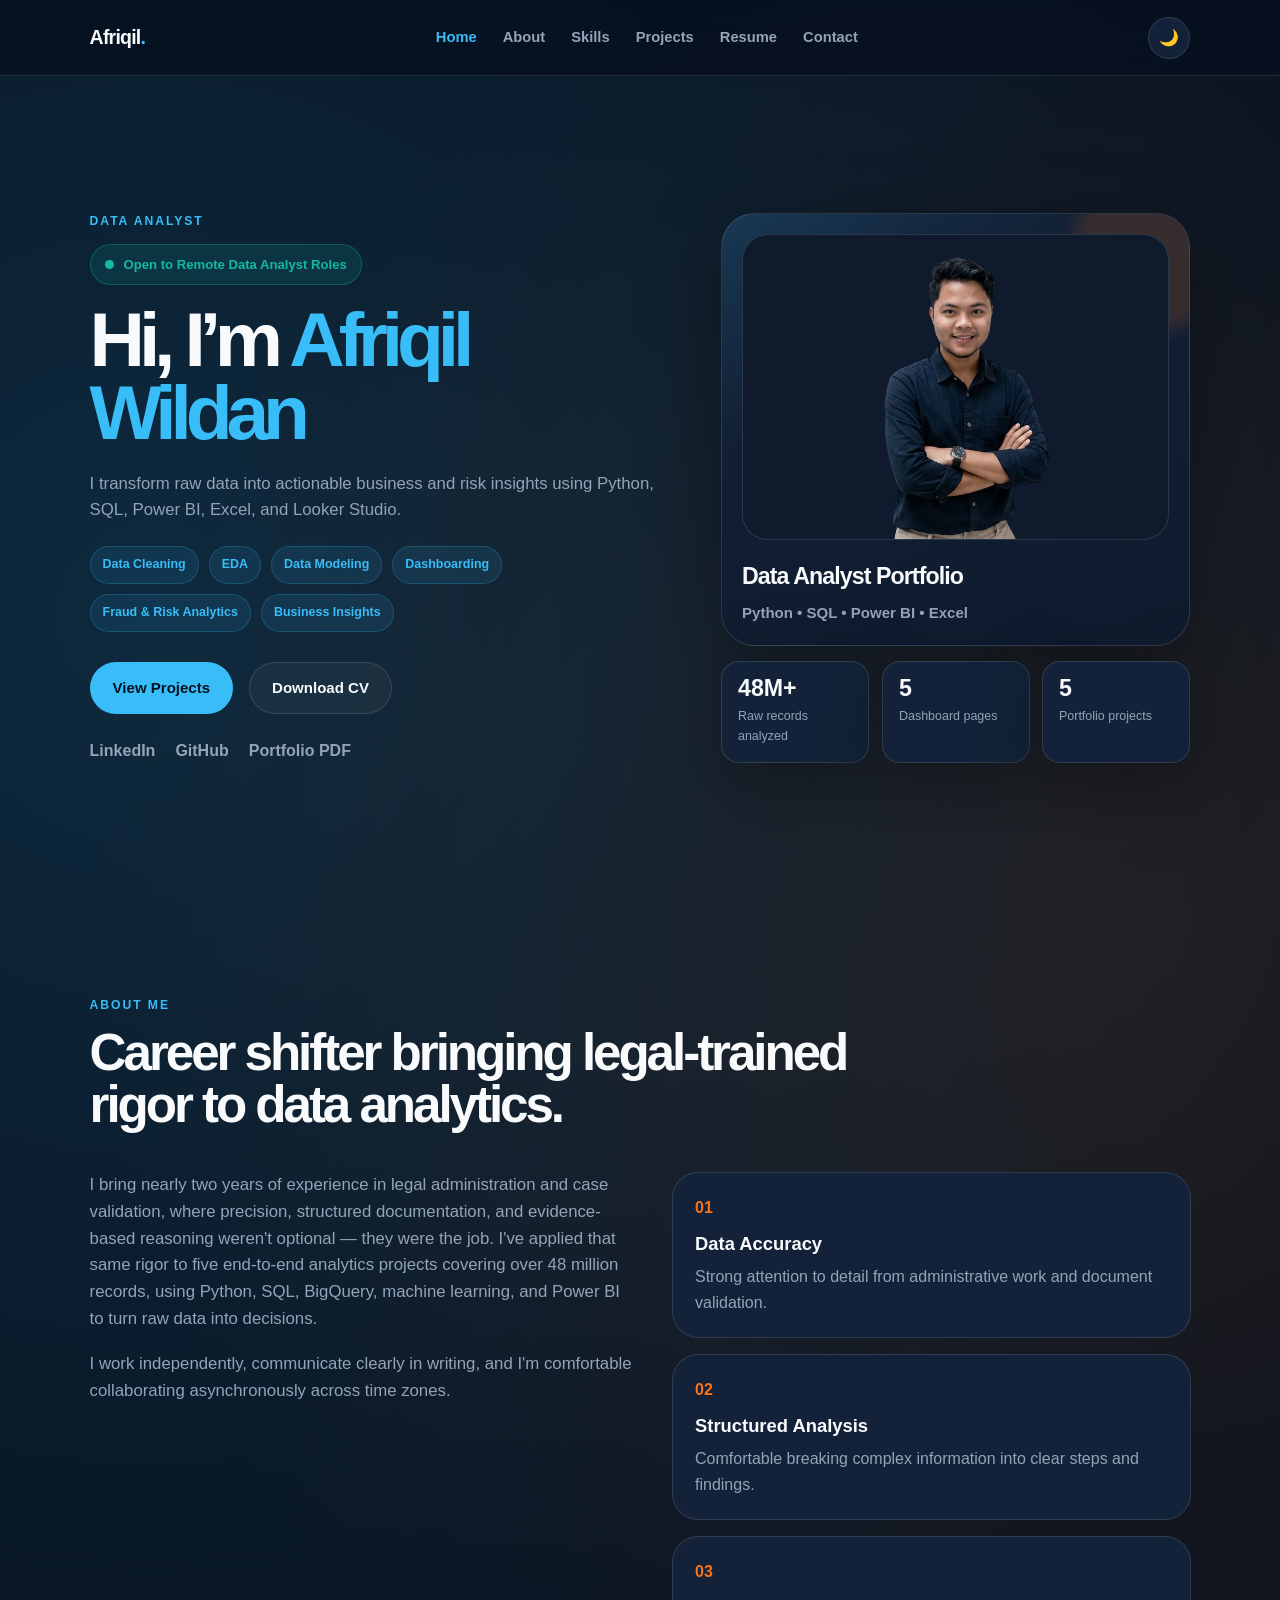
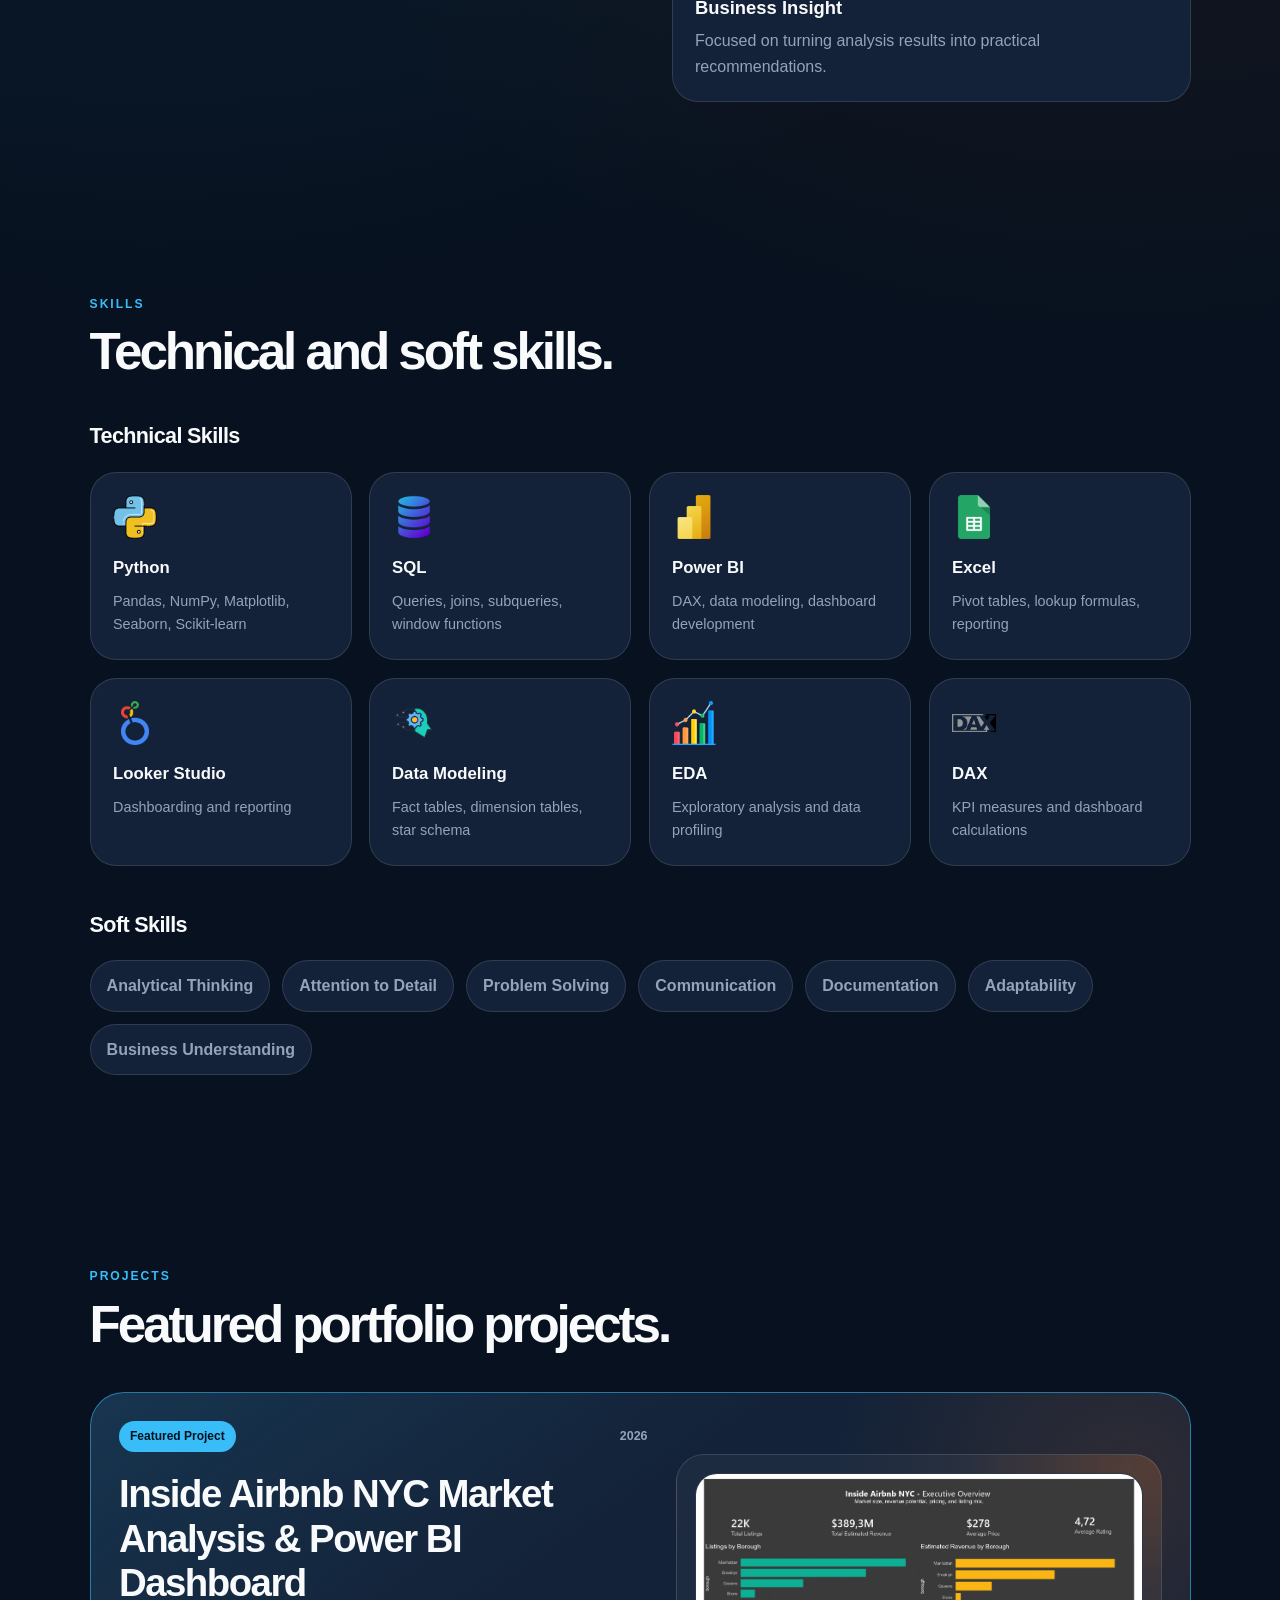
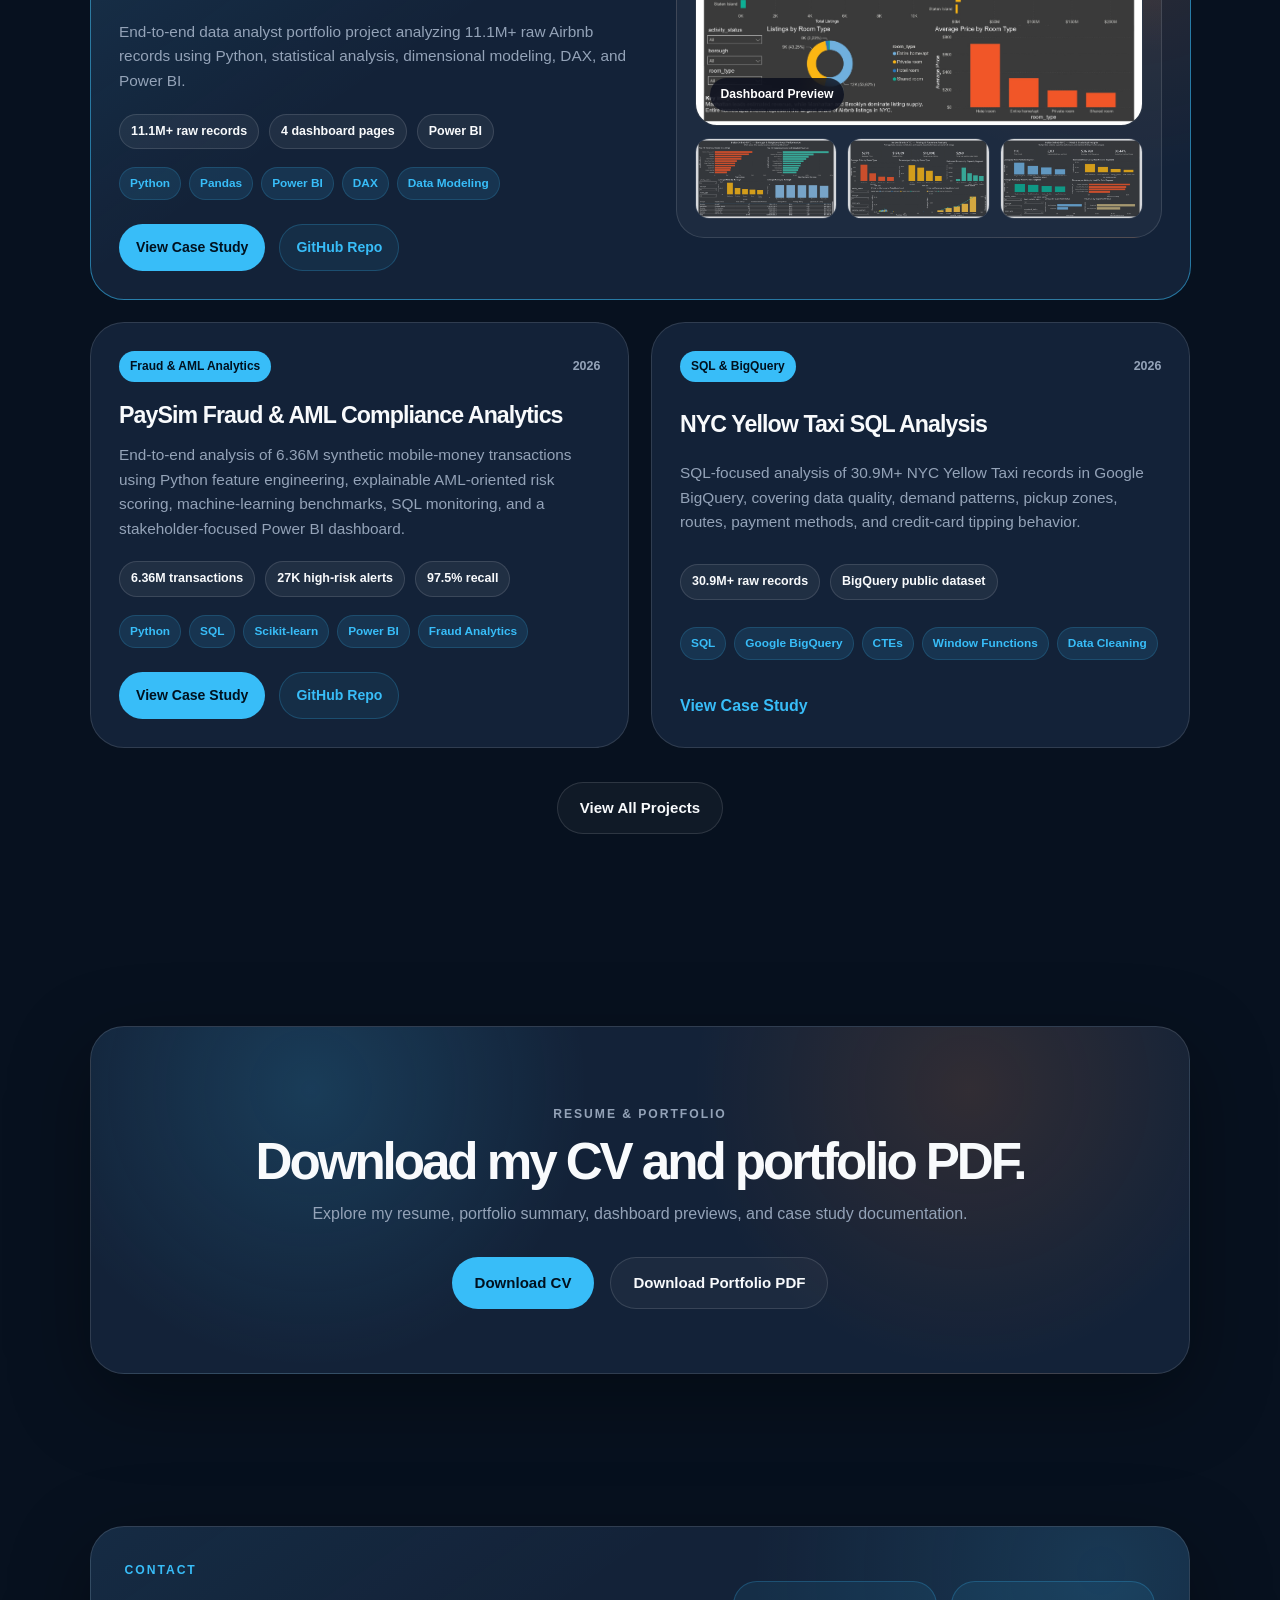
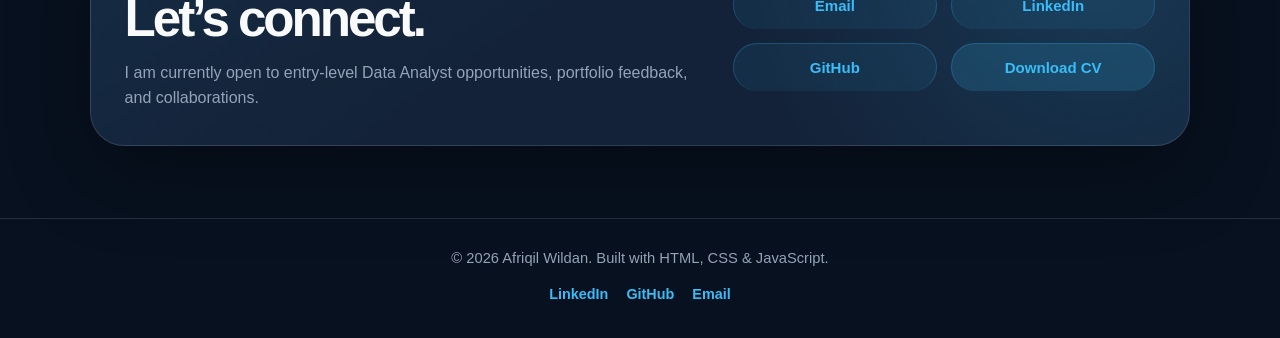
<file: index.html>
<!DOCTYPE html>
<html lang="en" data-theme="dark">
<head>
    <meta charset="UTF-8" />
    <meta name="viewport" content="width=device-width, initial-scale=1.0" />

    <!-- Primary Meta Tags -->
<title>Afriqil Wildan | Data Analyst Portfolio</title>
<meta name="title" content="Afriqil Wildan | Data Analyst Portfolio">
<meta name="description" content="Personal data analyst portfolio showcasing Python, SQL, Power BI, fraud and risk analytics, dashboards, case studies, and end-to-end analytics projects.">

<!-- Open Graph / Facebook / LinkedIn / WhatsApp -->
<meta property="og:type" content="website">
<meta property="og:url" content="https://afriqil.github.io/afriqil-portofolio/">
<meta property="og:title" content="Afriqil Wildan | Data Analyst Portfolio">
<meta property="og:description" content="Explore my data analyst portfolio featuring Python, SQL, Power BI, fraud and risk analytics, dashboards, case studies, and end-to-end analytics projects.">
<meta property="og:image" content="https://afriqil.github.io/afriqil-portofolio/assets/og-image.png">
<meta property="og:image:width" content="1200">
<meta property="og:image:height" content="630">

<!-- Twitter / X -->
<meta name="twitter:card" content="summary_large_image">
<meta name="twitter:url" content="https://afriqil.github.io/afriqil-portofolio/">
<meta name="twitter:title" content="Afriqil Wildan | Data Analyst Portfolio">
<meta name="twitter:description" content="Explore my data analyst portfolio featuring Python, SQL, Power BI, fraud and risk analytics, dashboards, case studies, and end-to-end analytics projects.">
<meta name="twitter:image" content="https://afriqil.github.io/afriqil-portofolio/assets/og-image.png">

<link rel="icon" href="assets/favicon.ico">
<link rel="icon" type="image/png" sizes="32x32" href="assets/favicon-32x32.png">
<link rel="icon" type="image/png" sizes="16x16" href="assets/favicon-16x16.png">
<link rel="apple-touch-icon" href="assets/apple-touch-icon.png">
<link rel="manifest" href="assets/site.webmanifest">
<meta name="theme-color" content="#07111f">

    <link rel="stylesheet" href="style.css" />
</head>

<body>

    <!-- NAVBAR -->
    <header class="navbar">
        <a href="index.html" class="nav-logo">
            Afriqil<span>.</span>
        </a>

        <nav class="nav-menu" id="navMenu">
            <a href="#home" class="nav-link active">Home</a>
            <a href="#about" class="nav-link">About</a>
            <a href="#skills" class="nav-link">Skills</a>
            <a href="projects.html" class="nav-link">Projects</a>
            <a href="#resume" class="nav-link">Resume</a>
            <a href="#contact" class="nav-link">Contact</a>
        </nav>

        <div class="nav-actions">
            <button class="theme-toggle" id="themeToggle" aria-label="Toggle dark and light mode">
                <span id="themeIcon">🌙</span>
            </button>

            <button class="menu-toggle" id="menuToggle" aria-label="Open navigation menu">
                <span></span>
                <span></span>
                <span></span>
            </button>
        </div>
    </header>


    <main>

        <!-- HERO SECTION -->
        <section class="hero section" id="home">
            <div class="hero-content reveal">
                <p class="section-label">Data Analyst</p>
                <div class="availability-badge">
    <span></span>
    Open to Remote Data Analyst Roles
</div>

                <h1>
                    Hi, I’m <span>Afriqil Wildan</span>
                </h1>

                <p class="hero-subtitle">
                    I transform raw data into actionable business and risk insights using Python, SQL, Power BI, Excel, and Looker Studio.
                </p>

                <div class="core-strengths">
    <span>Data Cleaning</span>
    <span>EDA</span>
    <span>Data Modeling</span>
    <span>Dashboarding</span>
    <span>Fraud & Risk Analytics</span>
    <span>Business Insights</span>
</div>

                <div class="hero-actions">
                    <a href="projects.html" class="btn btn-primary">View Projects</a>
                    <a href="assets/CV_Afriqil_Wildan.pdf" target="_blank" class="btn btn-secondary">Download CV</a>
                </div>

                <div class="hero-links">
                    <a href="https://www.linkedin.com/in/afriqil-wildan-b7bbb6221/" target="_blank">LinkedIn</a>
                    <a href="https://github.com/afriqil" target="_blank">GitHub</a>
                    <a href="assets/Portofolio_Afriqil_Wildan.pdf" target="_blank">Portfolio PDF</a>
                </div>
                
            </div>

            <div class="hero-visual reveal">
                <div class="profile-card">
                    <div class="profile-image-wrapper">
                        <img src="assets/afriqil.png" alt="Afriqil Wildan profile photo" class="profile-image" />
                    </div>

                    <div class="profile-info">
                        <h2>Data Analyst Portfolio</h2>
                        <p>Python • SQL • Power BI • Excel</p>
                    </div>
                </div>

                <div class="hero-metrics">
                    <div class="metric-card">
                        <h3><span class="counter" data-target="48">0</span>M+</h3>
                        <p>Raw records analyzed</p>
                    </div>

                    <div class="metric-card">
                        <h3><span class="counter" data-target="5">0</span></h3>
                        <p>Dashboard pages</p>
                    </div>

                    <div class="metric-card">
                        <h3><span class="counter" data-target="5">0</span></h3>
                        <p>Portfolio projects</p>
                    </div>
                </div>
            </div>
        </section>


        <!-- ABOUT SECTION -->
        <section class="section about" id="about">
            <div class="section-heading reveal">
                <p class="section-label">About Me</p>
                <h2>Career shifter bringing legal-trained rigor to data analytics.</h2>
            </div>

            <div class="about-grid">
                <div class="about-text reveal">
                    <p>
                        I bring nearly two years of experience in legal administration and case validation, where precision, structured documentation, and evidence-based reasoning weren't optional — they were the job. I've applied that same rigor to five end-to-end analytics projects covering over 48 million records, using Python, SQL, BigQuery, machine learning, and Power BI to turn raw data into decisions.
                    </p>

                    <p>
                        I work independently, communicate clearly in writing, and I'm comfortable collaborating asynchronously across time zones.
                    </p>
                </div>

                <div class="about-cards reveal">
                    <div class="about-card">
                        <span>01</span>
                        <h3>Data Accuracy</h3>
                        <p>Strong attention to detail from administrative work and document validation.</p>
                    </div>

                    <div class="about-card">
                        <span>02</span>
                        <h3>Structured Analysis</h3>
                        <p>Comfortable breaking complex information into clear steps and findings.</p>
                    </div>

                    <div class="about-card">
                        <span>03</span>
                        <h3>Business Insight</h3>
                        <p>Focused on turning analysis results into practical recommendations.</p>
                    </div>
                </div>
            </div>
        </section>


        <!-- SKILLS SECTION -->
        <section class="section skills" id="skills">
            <div class="section-heading reveal">
                <p class="section-label">Skills</p>
                <h2>Technical and soft skills.</h2>
            </div>

            <div class="skills-layout">

                <div class="skills-block reveal">
                    <h3 class="skills-title">Technical Skills</h3>

                    <div class="technical-grid">
                        <article class="technical-card">
                            <img src="assets/logos/python.png" alt="Python logo" />
                            <h4>Python</h4>
                            <p>Pandas, NumPy, Matplotlib, Seaborn, Scikit-learn</p>
                        </article>

                        <article class="technical-card">
                            <img src="assets/logos/database.png" alt="SQL logo" />
                            <h4>SQL</h4>
                            <p>Queries, joins, subqueries, window functions</p>
                        </article>

                        <article class="technical-card">
                            <img src="assets/logos/powerbi.png" alt="Power BI logo" />
                            <h4>Power BI</h4>
                            <p>DAX, data modeling, dashboard development</p>
                        </article>

                        <article class="technical-card">
                            <img src="assets/logos/sheets.png" alt="Excel logo" />
                            <h4>Excel</h4>
                            <p>Pivot tables, lookup formulas, reporting</p>
                        </article>

                        <article class="technical-card">
                            <img src="assets/logos/google-looker-seeklogo.png" alt="Looker Studio logo" />
                            <h4>Looker Studio</h4>
                            <p>Dashboarding and reporting</p>
                        </article>

                        <article class="technical-card no-logo">
                            <img src="assets/logos/machine-learning.png" alt="Data Modeling logo" />
                            <h4>Data Modeling</h4>
                            <p>Fact tables, dimension tables, star schema</p>
                        </article>

                        <article class="technical-card no-logo">
                            <img src="assets/logos/analysis.png" alt="EDA logo" />
                            <h4>EDA</h4>
                            <p>Exploratory analysis and data profiling</p>
                        </article>

                        <article class="technical-card no-logo">
                            <img src="assets/logos/dax-seeklogo.png" alt="DAX logo" />
                            <h4>DAX</h4>
                            <p>KPI measures and dashboard calculations</p>
                        </article>
                    </div>
                </div>

                <div class="skills-block reveal">
                    <h3 class="skills-title">Soft Skills</h3>

                    <div class="soft-grid">
                        <div class="soft-card">Analytical Thinking</div>
                        <div class="soft-card">Attention to Detail</div>
                        <div class="soft-card">Problem Solving</div>
                        <div class="soft-card">Communication</div>
                        <div class="soft-card">Documentation</div>
                        <div class="soft-card">Adaptability</div>
                        <div class="soft-card">Business Understanding</div>
                    </div>
                </div>

            </div>
        </section>


        <!-- PROJECTS SECTION -->
        <section class="section projects" id="projects">
            <div class="section-heading reveal">
                <p class="section-label">Projects</p>
                <h2>Featured portfolio projects.</h2>
            </div>

            <div class="projects-grid">

                
                <article class="project-card project-featured reveal">
    <div class="project-content">
        <div class="project-header">
            <span class="project-badge">Featured Project</span>
            <span class="project-year">2026</span>
        </div>

        <h3>Inside Airbnb NYC Market Analysis & Power BI Dashboard</h3>

        <p>
            End-to-end data analyst portfolio project analyzing 11.1M+ raw Airbnb records using Python, statistical analysis, dimensional modeling, DAX, and Power BI.
        </p>

        <div class="project-meta">
            <span>11.1M+ raw records</span>
            <span>4 dashboard pages</span>
            <span>Power BI</span>
        </div>

        <div class="project-stack">
            <span>Python</span>
            <span>Pandas</span>
            <span>Power BI</span>
            <span>DAX</span>
            <span>Data Modeling</span>
        </div>

        <div class="project-actions">
    <a href="project-airbnb.html" class="project-link primary-link">View Case Study</a>
    <a href="https://github.com/afriqil/Inside-Airbnb-Newyork" target="_blank" rel="noopener noreferrer" class="project-link secondary-link">GitHub Repo</a>
</div>
    </div>

    <div class="project-preview">
        <div class="preview-main">
            <img src="assets/01_executive_overview.png" alt="Inside Airbnb NYC executive overview dashboard">
            <span class="preview-label">Dashboard Preview</span>
        </div>

        <div class="preview-thumbs">
            <img src="assets/02_borough_neighbourhood.png" alt="Borough and neighbourhood dashboard preview">
            <img src="assets/03_pricing_revenue.png" alt="Pricing and revenue dashboard preview">
            <img src="assets/04_host_statistical_insights.png" alt="Host and statistical insights dashboard preview">
        </div>
    </div>
</article>

                <article class="project-card reveal">
                    <div class="project-header">
                        <span class="project-badge">Fraud & AML Analytics</span>
                        <span class="project-year">2026</span>
                    </div>

                    <h3>PaySim Fraud & AML Compliance Analytics</h3>

                    <p>
                        End-to-end analysis of 6.36M synthetic mobile-money transactions using Python feature engineering, explainable AML-oriented risk scoring, machine-learning benchmarks, SQL monitoring, and a stakeholder-focused Power BI dashboard.
                    </p>

                    <div class="project-meta">
                        <span>6.36M transactions</span>
                        <span>27K high-risk alerts</span>
                        <span>97.5% recall</span>
                    </div>

                    <div class="project-stack">
                        <span>Python</span>
                        <span>SQL</span>
                        <span>Scikit-learn</span>
                        <span>Power BI</span>
                        <span>Fraud Analytics</span>
                    </div>

                    <div class="project-actions">
                        <a href="project-paysim.html" class="project-link primary-link">View Case Study</a>
                        <a href="https://github.com/afriqil/paysim-fraud-compliance"
                           target="_blank"
                           rel="noopener noreferrer"
                           class="project-link secondary-link">GitHub Repo</a>
                    </div>
                </article>

                <article class="project-card reveal">
                    <div class="project-header">
                        <span class="project-badge">SQL & BigQuery</span>
                        <span class="project-year">2026</span>
                    </div>

                    <h3>NYC Yellow Taxi SQL Analysis</h3>

                    <p>
                        SQL-focused analysis of 30.9M+ NYC Yellow Taxi records in Google BigQuery, covering data quality, demand patterns, pickup zones, routes, payment methods, and credit-card tipping behavior.
                    </p>

                    <div class="project-meta">
                        <span>30.9M+ raw records</span>
                        <span>BigQuery public dataset</span>
                    </div>

                    <div class="project-stack">
                        <span>SQL</span>
                        <span>Google BigQuery</span>
                        <span>CTEs</span>
                        <span>Window Functions</span>
                        <span>Data Cleaning</span>
                    </div>

                    <a href="project-taxi.html" class="project-link">View Case Study</a>
                </article>

                            </div>

            <div class="projects-cta reveal">
                <a href="projects.html" class="btn btn-secondary">View All Projects</a>
            </div>
        </section>

        <!-- RESUME SECTION -->
        <section class="section resume" id="resume">
            <div class="resume-card reveal">
                <p class="section-label">Resume & Portfolio</p>
                <h2>Download my CV and portfolio PDF.</h2>
                <p>
                    Explore my resume, portfolio summary, dashboard previews, and case study documentation.
                </p>

                <div class="resume-actions">
                    <a href="assets/CV_Afriqil_Wildan.pdf" target="_blank" class="btn btn-primary">Download CV</a>
                    <a href="assets/Portofolio_Afriqil_Wildan.pdf" target="_blank" class="btn btn-secondary">Download Portfolio PDF</a>
                </div>
            </div>
        </section>


        <!-- CONTACT SECTION -->
      <section class="section contact" id="contact">
    <div class="contact-card reveal">
        <div>
            <p class="section-label">Contact</p>
            <h2>Let’s connect.</h2>
            <p class="contact-text">
                I am currently open to entry-level Data Analyst opportunities, portfolio feedback, and collaborations.
            </p>
        </div>

        <div class="contact-links">
            <a href="mailto:wildanafriqil09@gmail.com">Email</a>
            <a href="https://www.linkedin.com/in/afriqil-wildan-b7bbb6221/" target="_blank">LinkedIn</a>
            <a href="https://github.com/afriqil" target="_blank">GitHub</a>
            <a href="assets/CV_Afriqil_Wildan.pdf" target="_blank">Download CV</a>
        </div>
    </div>
</section>

    </main>


    <!-- FOOTER -->
    <footer class="footer">
    <p>© 2026 Afriqil Wildan. Built with HTML, CSS & JavaScript.</p>

    <div class="footer-links">
        <a href="https://www.linkedin.com/in/afriqil-wildan-b7bbb6221/" target="_blank">LinkedIn</a>
        <a href="https://github.com/afriqil" target="_blank">GitHub</a>
        <a href="mailto:wildanafriqil09@gmail.com">Email</a>
    </div>
</footer>


    <script src="script.js"></script>
</body>
</html>
</file>
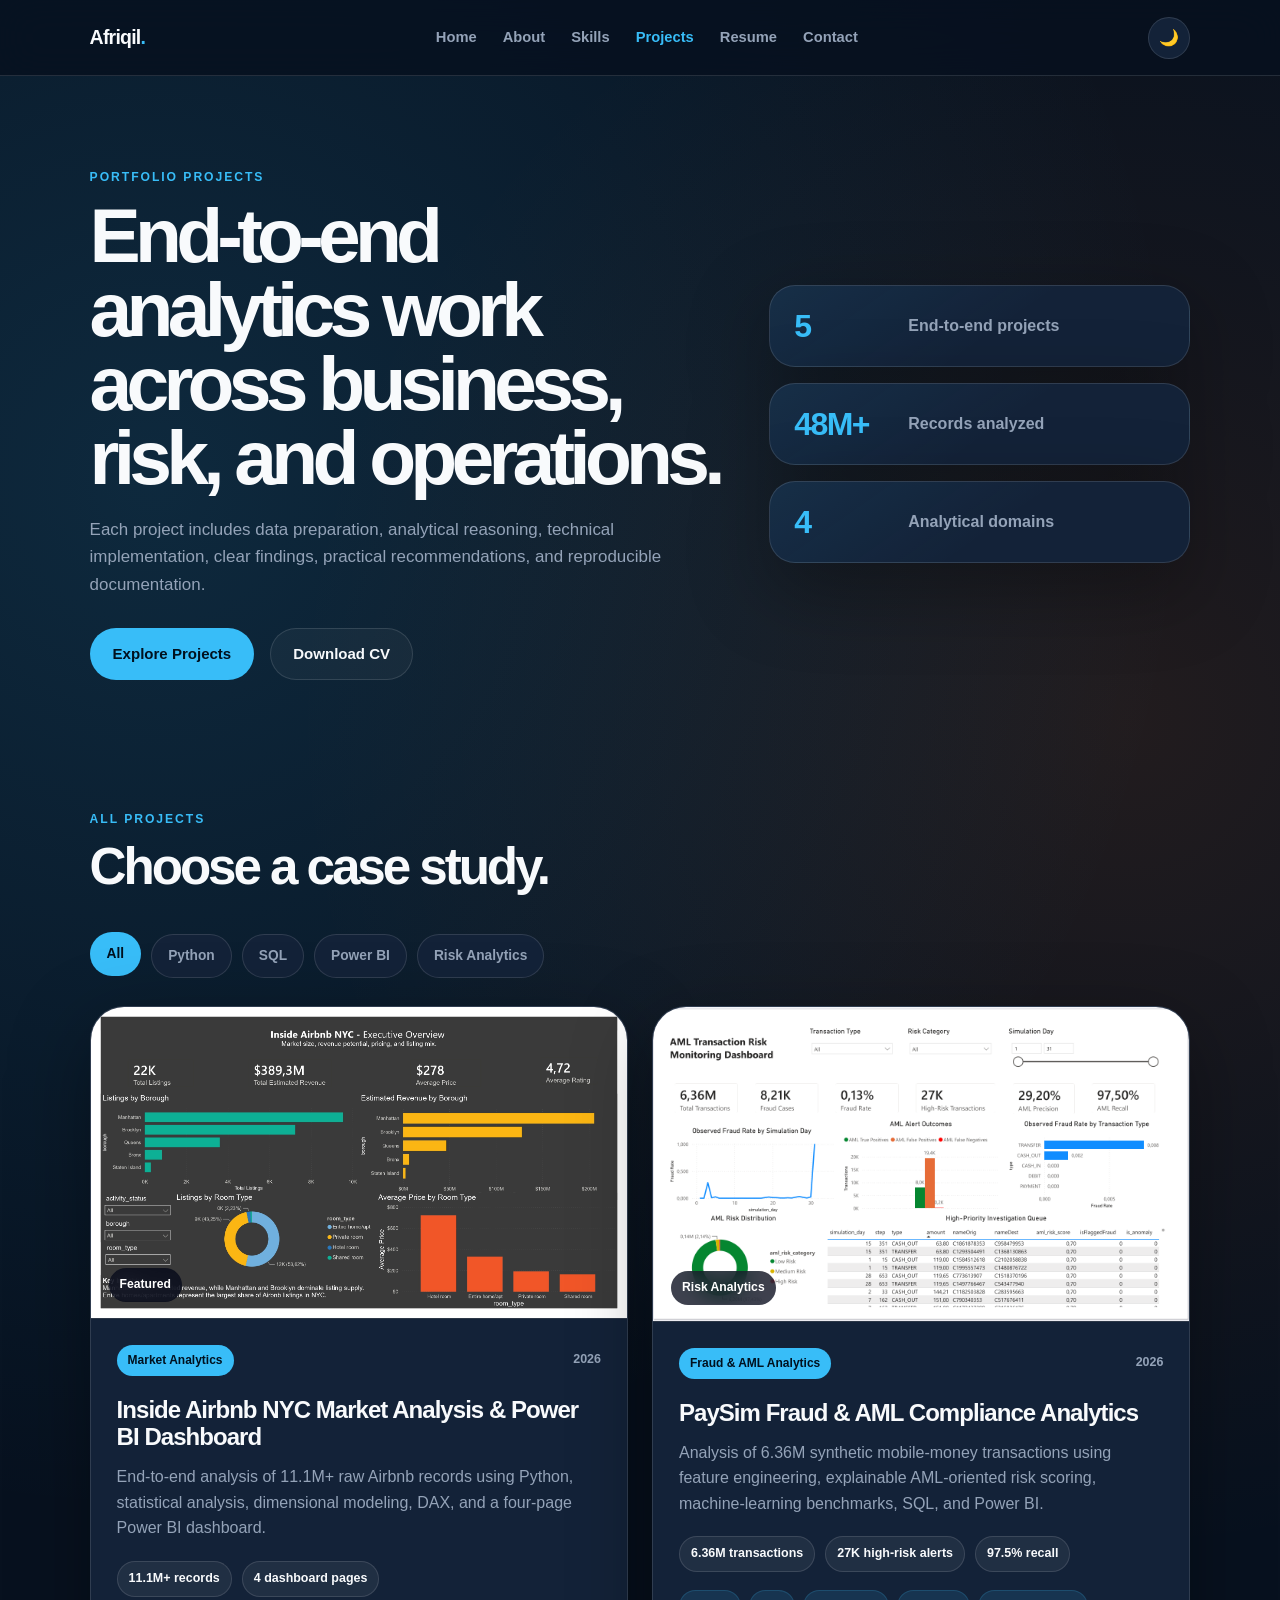
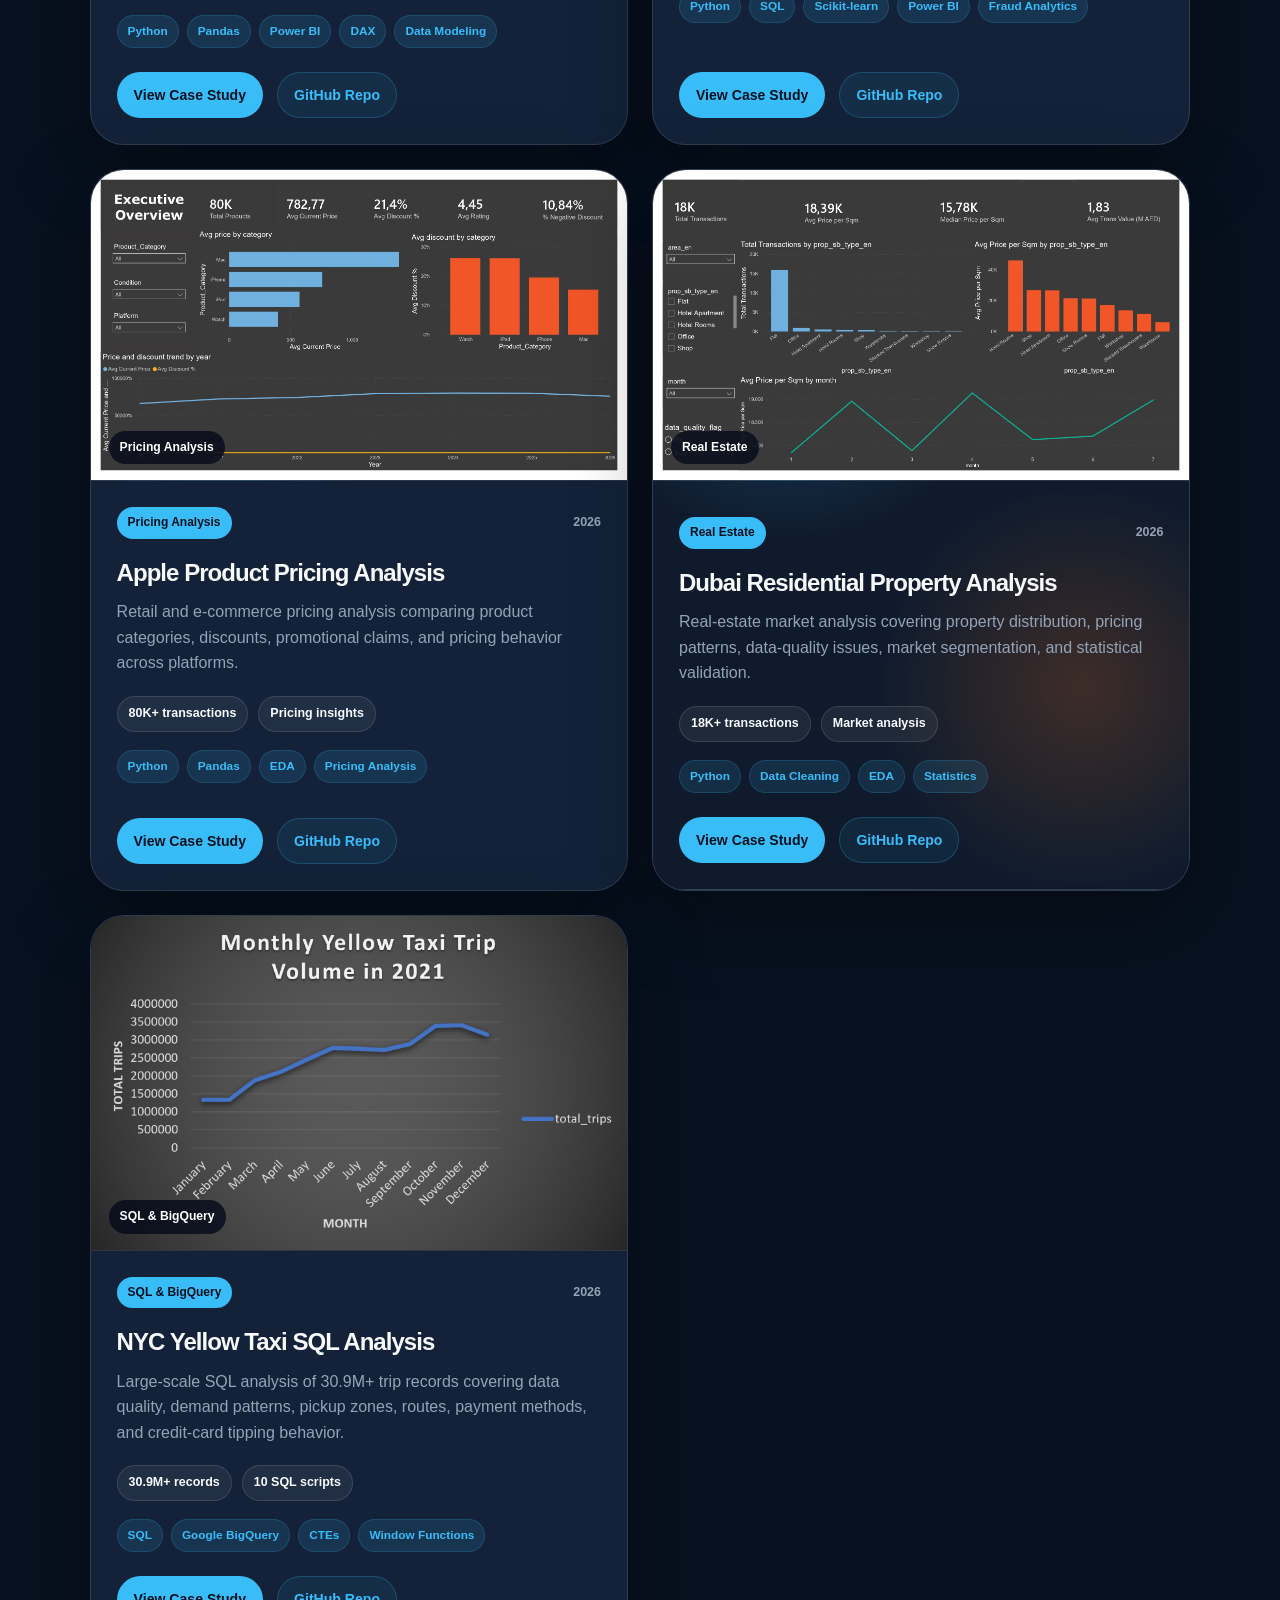
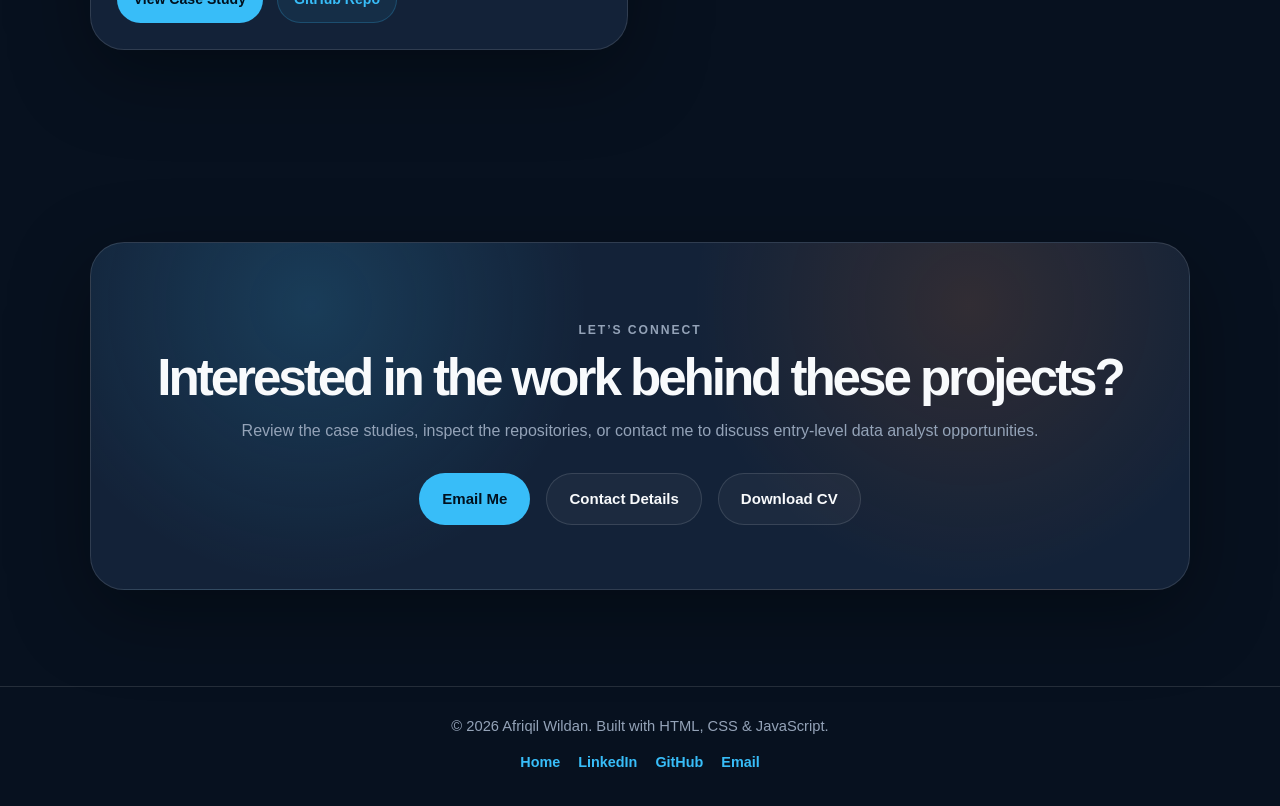
<file: projects.html>
<!DOCTYPE html>
<html lang="en" data-theme="dark">
<head>
    <meta charset="UTF-8" />
    <meta name="viewport" content="width=device-width, initial-scale=1.0" />

    <title>Projects | Afriqil Wildan Data Analyst Portfolio</title>
    <meta name="title" content="Projects | Afriqil Wildan Data Analyst Portfolio" />
    <meta name="description" content="Explore Afriqil Wildan's end-to-end data analytics projects across Python, SQL, BigQuery, Power BI, fraud analytics, pricing, and real estate." />

    <meta property="og:type" content="website" />
    <meta property="og:url" content="https://afriqil.github.io/afriqil-portofolio/projects.html" />
    <meta property="og:title" content="Projects | Afriqil Wildan Data Analyst Portfolio" />
    <meta property="og:description" content="Explore end-to-end data analytics projects covering Python, SQL, Power BI, fraud analytics, pricing, and real estate." />
    <meta property="og:image" content="https://afriqil.github.io/afriqil-portofolio/assets/og-image.png" />

    <meta name="twitter:card" content="summary_large_image" />
    <meta name="twitter:title" content="Projects | Afriqil Wildan Data Analyst Portfolio" />
    <meta name="twitter:description" content="Explore end-to-end data analytics projects covering Python, SQL, Power BI, fraud analytics, pricing, and real estate." />
    <meta name="twitter:image" content="https://afriqil.github.io/afriqil-portofolio/assets/og-image.png" />

    <link rel="icon" href="assets/favicon.ico" />
    <link rel="icon" type="image/png" sizes="32x32" href="assets/favicon-32x32.png" />
    <link rel="icon" type="image/png" sizes="16x16" href="assets/favicon-16x16.png" />
    <link rel="apple-touch-icon" href="assets/apple-touch-icon.png" />
    <link rel="manifest" href="assets/site.webmanifest" />
    <meta name="theme-color" content="#07111f" />

    <link rel="stylesheet" href="style.css" />
</head>

<body>
    <header class="navbar">
        <a href="index.html" class="nav-logo">Afriqil<span>.</span></a>

        <nav class="nav-menu" id="navMenu">
            <a href="index.html" class="nav-link">Home</a>
            <a href="index.html#about" class="nav-link">About</a>
            <a href="index.html#skills" class="nav-link">Skills</a>
            <a href="projects.html" class="nav-link active">Projects</a>
            <a href="index.html#resume" class="nav-link">Resume</a>
            <a href="index.html#contact" class="nav-link">Contact</a>
        </nav>

        <div class="nav-actions">
            <button class="theme-toggle" id="themeToggle" aria-label="Toggle dark and light mode">
                <span id="themeIcon">🌙</span>
            </button>

            <button class="menu-toggle" id="menuToggle" aria-label="Open navigation menu">
                <span></span>
                <span></span>
                <span></span>
            </button>
        </div>
    </header>

    <main>
        <section class="section projects-page-hero">
            <div class="projects-page-copy reveal">
                <p class="section-label">Portfolio Projects</p>
                <h1>End-to-end analytics work across business, risk, and operations.</h1>
                <p>
                    Each project includes data preparation, analytical reasoning, technical implementation,
                    clear findings, practical recommendations, and reproducible documentation.
                </p>

                <div class="hero-actions">
                    <a href="#all-projects" class="btn btn-primary">Explore Projects</a>
                    <a href="assets/CV_Afriqil_Wildan.pdf" target="_blank" class="btn btn-secondary">Download CV</a>
                </div>
            </div>

            <div class="projects-page-stats reveal" aria-label="Portfolio statistics">
                <div class="project-stat-card">
                    <strong>5</strong>
                    <span>End-to-end projects</span>
                </div>
                <div class="project-stat-card">
                    <strong>48M+</strong>
                    <span>Records analyzed</span>
                </div>
                <div class="project-stat-card">
                    <strong>4</strong>
                    <span>Analytical domains</span>
                </div>
            </div>
        </section>

        <section class="section all-projects-section" id="all-projects">
            <div class="section-heading reveal">
                <p class="section-label">All Projects</p>
                <h2>Choose a case study.</h2>
            </div>

            <div class="project-filter-bar reveal" aria-label="Filter projects by category">
                <button class="project-filter active" type="button" data-filter="all">All</button>
                <button class="project-filter" type="button" data-filter="python">Python</button>
                <button class="project-filter" type="button" data-filter="sql">SQL</button>
                <button class="project-filter" type="button" data-filter="power-bi">Power BI</button>
                <button class="project-filter" type="button" data-filter="risk">Risk Analytics</button>
            </div>

            <div class="all-projects-grid">
                <article class="portfolio-project-card reveal" data-category="python power-bi">
                    <div class="portfolio-project-visual">
                        <img src="assets/01_executive_overview.png" alt="Inside Airbnb NYC Power BI executive overview dashboard" />
                        <span>Featured</span>
                    </div>

                    <div class="portfolio-project-body">
                        <div class="project-header">
                            <span class="project-badge">Market Analytics</span>
                            <span class="project-year">2026</span>
                        </div>

                        <h3>Inside Airbnb NYC Market Analysis & Power BI Dashboard</h3>

                        <p>
                            End-to-end analysis of 11.1M+ raw Airbnb records using Python, statistical analysis,
                            dimensional modeling, DAX, and a four-page Power BI dashboard.
                        </p>

                        <div class="project-meta">
                            <span>11.1M+ records</span>
                            <span>4 dashboard pages</span>
                        </div>

                        <div class="project-stack">
                            <span>Python</span>
                            <span>Pandas</span>
                            <span>Power BI</span>
                            <span>DAX</span>
                            <span>Data Modeling</span>
                        </div>

                        <div class="project-actions">
                            <a href="project-airbnb.html" class="project-link primary-link">View Case Study</a>
                            <a href="https://github.com/afriqil/Inside-Airbnb-Newyork" target="_blank" rel="noopener noreferrer" class="project-link secondary-link">GitHub Repo</a>
                        </div>
                    </div>
                </article>

                <article class="portfolio-project-card reveal" data-category="python sql power-bi risk">
                    <div class="portfolio-project-visual">
                        <img src="assets/paysim/aml_monitoring_dashboard.png" alt="PaySim fraud and AML monitoring dashboard" />
                        <span>Risk Analytics</span>
                    </div>

                    <div class="portfolio-project-body">
                        <div class="project-header">
                            <span class="project-badge">Fraud & AML Analytics</span>
                            <span class="project-year">2026</span>
                        </div>

                        <h3>PaySim Fraud & AML Compliance Analytics</h3>

                        <p>
                            Analysis of 6.36M synthetic mobile-money transactions using feature engineering,
                            explainable AML-oriented risk scoring, machine-learning benchmarks, SQL, and Power BI.
                        </p>

                        <div class="project-meta">
                            <span>6.36M transactions</span>
                            <span>27K high-risk alerts</span>
                            <span>97.5% recall</span>
                        </div>

                        <div class="project-stack">
                            <span>Python</span>
                            <span>SQL</span>
                            <span>Scikit-learn</span>
                            <span>Power BI</span>
                            <span>Fraud Analytics</span>
                        </div>

                        <div class="project-actions">
                            <a href="project-paysim.html" class="project-link primary-link">View Case Study</a>
                            <a href="https://github.com/afriqil/paysim-fraud-compliance" target="_blank" rel="noopener noreferrer" class="project-link secondary-link">GitHub Repo</a>
                        </div>
                    </div>
                </article>

                

                <article class="portfolio-project-card reveal" data-category="python">
                    <div class="portfolio-project-visual portfolio-project-placeholder">
                        <img src="assets/apple/001.jpg" alt="Apple Product Pricing Analysis" />
                        <span>Pricing Analysis</span>
                    </div>

                    <div class="portfolio-project-body">
                        <div class="project-header">
                            <span class="project-badge">Pricing Analysis</span>
                            <span class="project-year">2026</span>
                        </div>

                        <h3>Apple Product Pricing Analysis</h3>

                        <p>
                            Retail and e-commerce pricing analysis comparing product categories, discounts,
                            promotional claims, and pricing behavior across platforms.
                        </p>

                        <div class="project-meta">
                            <span>80K+ transactions</span>
                            <span>Pricing insights</span>
                        </div>

                        <div class="project-stack">
                            <span>Python</span>
                            <span>Pandas</span>
                            <span>EDA</span>
                            <span>Pricing Analysis</span>
                        </div>

                        <div class="project-actions">
                            <a href="project-apple.html" class="project-link primary-link">View Case Study</a>
                            <a href="https://github.com/afriqil/apple-pricing-analysis" target="_blank" rel="noopener noreferrer" class="project-link secondary-link">GitHub Repo</a>
                        </div>
                    </div>
                </article>

                <article class="portfolio-project-card reveal" data-category="python">
                    <div class="portfolio-project-visual portfolio-project-placeholder">
                        <div class="portfolio-project-visual portfolio-project-placeholder">
                        <img src="assets/dubai/001.jpg" alt="Apple Product Pricing Analysis" />
                        <span>Real Estate</span>
                    </div>

                    <div class="portfolio-project-body">
                        <div class="project-header">
                            <span class="project-badge">Real Estate</span>
                            <span class="project-year">2026</span>
                        </div>

                        <h3>Dubai Residential Property Analysis</h3>

                        <p>
                            Real-estate market analysis covering property distribution, pricing patterns,
                            data-quality issues, market segmentation, and statistical validation.
                        </p>

                        <div class="project-meta">
                            <span>18K+ transactions</span>
                            <span>Market analysis</span>
                        </div>

                        <div class="project-stack">
                            <span>Python</span>
                            <span>Data Cleaning</span>
                            <span>EDA</span>
                            <span>Statistics</span>
                        </div>

                        <div class="project-actions">
                            <a href="project-dubai.html" class="project-link primary-link">View Case Study</a>
                            <a href="https://github.com/afriqil/dubai-real-estate-analysis" target="_blank" rel="noopener noreferrer" class="project-link secondary-link">GitHub Repo</a>
                        </div>
                    </div>
                </article>

                <article class="portfolio-project-card reveal" data-category="sql">
                    <div class="portfolio-project-visual">
                        <img src="assets/taxi/01_monthly_trip_trend.png" alt="NYC Yellow Taxi monthly trip trend visualization" />
                        <span>SQL & BigQuery</span>
                    </div>

                    <div class="portfolio-project-body">
                        <div class="project-header">
                            <span class="project-badge">SQL & BigQuery</span>
                            <span class="project-year">2026</span>
                        </div>

                        <h3>NYC Yellow Taxi SQL Analysis</h3>

                        <p>
                            Large-scale SQL analysis of 30.9M+ trip records covering data quality, demand patterns,
                            pickup zones, routes, payment methods, and credit-card tipping behavior.
                        </p>

                        <div class="project-meta">
                            <span>30.9M+ records</span>
                            <span>10 SQL scripts</span>
                        </div>

                        <div class="project-stack">
                            <span>SQL</span>
                            <span>Google BigQuery</span>
                            <span>CTEs</span>
                            <span>Window Functions</span>
                        </div>

                        <div class="project-actions">
                            <a href="project-taxi.html" class="project-link primary-link">View Case Study</a>
                            <a href="https://github.com/afriqil/nyc-taxi-sql-portfolio" target="_blank" rel="noopener noreferrer" class="project-link secondary-link">GitHub Repo</a>
                        </div>
                    </div>
                </article>
            </div>
        </section>

        <section class="section resume">
            <div class="resume-card reveal">
                <p class="section-label">Let’s Connect</p>
                <h2>Interested in the work behind these projects?</h2>
                <p>
                    Review the case studies, inspect the repositories, or contact me to discuss entry-level data analyst opportunities.
                </p>

                <div class="resume-actions">
                    <a href="mailto:wildanafriqil09@gmail.com" class="btn btn-primary">Email Me</a>
                    <a href="index.html#contact" class="btn btn-secondary">Contact Details</a>
                    <a href="assets/CV_Afriqil_Wildan.pdf" target="_blank" class="btn btn-secondary">Download CV</a>
                </div>
            </div>
        </section>
    </main>

    <footer class="footer">
        <p>© 2026 Afriqil Wildan. Built with HTML, CSS & JavaScript.</p>

        <div class="footer-links">
            <a href="index.html">Home</a>
            <a href="https://www.linkedin.com/in/afriqil-wildan-b7bbb6221/" target="_blank" rel="noopener noreferrer">LinkedIn</a>
            <a href="https://github.com/afriqil" target="_blank" rel="noopener noreferrer">GitHub</a>
            <a href="mailto:wildanafriqil09@gmail.com">Email</a>
        </div>
    </footer>

    <script src="script.js"></script>
</body>
</html>
</file>
<file: style.css>
/* =========================
   THEME VARIABLES
========================= */

:root {
    --bg: #07111f;
    --bg-soft: #0f1b2d;
    --card: #132238;
    --card-hover: #1b2d49;
    --text: #f8fafc;
    --muted: #94a3b8;
    --border: rgba(255, 255, 255, 0.12);

    --primary: #38bdf8;
    --primary-dark: #0284c7;
    --accent: #f97316;
    --success: #14b8a6;

    --shadow: 0 24px 80px rgba(0, 0, 0, 0.35);

    --radius-xl: 34px;
    --radius-lg: 26px;
    --radius-md: 18px;
    --radius-sm: 14px;

    --max-width: 1180px;
}

html[data-theme="light"] {
    --bg: #f8fafc;
    --bg-soft: #eef2ff;
    --card: #ffffff;
    --card-hover: #f1f5f9;
    --text: #0f172a;
    --muted: #475569;
    --border: rgba(15, 23, 42, 0.12);

    --primary: #0284c7;
    --primary-dark: #0369a1;
    --accent: #ea580c;
    --success: #0f766e;

    --shadow: 0 24px 70px rgba(15, 23, 42, 0.12);
}


/* =========================
   RESET
========================= */

* {
    margin: 0;
    padding: 0;
    box-sizing: border-box;
}

html {
    scroll-behavior: smooth;
    scroll-padding-top: 90px;
}

body {
    font-family: Inter, "Segoe UI", Arial, sans-serif;
    background:
        radial-gradient(circle at 12% 12%, rgba(56, 189, 248, 0.14), transparent 28%),
        radial-gradient(circle at 88% 18%, rgba(249, 115, 22, 0.11), transparent 24%),
        var(--bg);
    color: var(--text);
    line-height: 1.6;
    overflow-x: hidden;
}

a {
    color: inherit;
    text-decoration: none;
}

img {
    max-width: 100%;
    display: block;
}

button {
    font-family: inherit;
}


/* =========================
   NAVBAR
========================= */

.navbar {
    position: sticky;
    top: 0;
    z-index: 1000;
    height: 76px;
    padding: 0 7%;
    display: flex;
    align-items: center;
    justify-content: space-between;
    background: rgba(7, 17, 31, 0.82);
    backdrop-filter: blur(20px);
    border-bottom: 1px solid var(--border);
}

html[data-theme="light"] .navbar {
    background: rgba(248, 250, 252, 0.88);
}

.nav-logo {
    font-size: 1.22rem;
    font-weight: 900;
    letter-spacing: -0.04em;
}

.nav-logo span {
    color: var(--primary);
}

.nav-menu {
    display: flex;
    align-items: center;
    gap: 26px;
}

.nav-link {
    color: var(--muted);
    font-size: 0.92rem;
    font-weight: 700;
    transition: 0.25s ease;
}

.nav-link:hover,
.nav-link.active {
    color: var(--primary);
}

.nav-actions {
    display: flex;
    align-items: center;
    gap: 12px;
}

.theme-toggle,
.menu-toggle {
    border: 1px solid var(--border);
    background: var(--card);
    color: var(--text);
    cursor: pointer;
    transition: 0.25s ease;
}

.theme-toggle {
    width: 42px;
    height: 42px;
    border-radius: 999px;
    font-size: 1rem;
}

.menu-toggle {
    width: 44px;
    height: 42px;
    border-radius: 14px;
    display: none;
    align-items: center;
    justify-content: center;
    flex-direction: column;
    gap: 5px;
}

.menu-toggle span {
    width: 20px;
    height: 2px;
    background: var(--text);
    border-radius: 999px;
    transition: 0.25s ease;
}

.theme-toggle:hover,
.menu-toggle:hover {
    transform: translateY(-2px);
    background: var(--card-hover);
}


/* =========================
   BASE SECTION
========================= */

.section {
    width: min(var(--max-width), 86%);
    margin: 0 auto;
    padding: 96px 0;
}

.section-label {
    color: var(--primary);
    text-transform: uppercase;
    letter-spacing: 0.16em;
    font-size: 0.76rem;
    font-weight: 900;
    margin-bottom: 12px;
}

.section-heading {
    max-width: 780px;
    margin-bottom: 42px;
}

.section-heading h2 {
    font-size: clamp(2rem, 4vw, 3.4rem);
    line-height: 1;
    letter-spacing: -0.06em;
}


/* =========================
   BUTTONS
========================= */

.btn {
    display: inline-flex;
    align-items: center;
    justify-content: center;
    padding: 13px 22px;
    border-radius: 999px;
    font-weight: 900;
    font-size: 0.94rem;
    border: 1px solid var(--border);
    transition: 0.25s ease;
}

.btn-primary {
    background: var(--primary);
    color: #00111f;
    border-color: transparent;
}

.btn-secondary {
    background: rgba(255, 255, 255, 0.04);
    color: var(--text);
}

html[data-theme="light"] .btn-secondary {
    background: #ffffff;
}

.btn:hover {
    transform: translateY(-3px);
    box-shadow: var(--shadow);
}


/* =========================
   HERO
========================= */

.hero {
    min-height: calc(100svh - 76px);
    display: grid;
    grid-template-columns: minmax(0, 1.05fr) minmax(340px, 0.85fr);
    gap: 52px;
    align-items: center;
    padding-top: 34px;
    padding-bottom: 34px;
}

.hero-content {
    max-width: 700px;
}

.hero h1 {
    font-size: clamp(3rem, 6vw, 5.3rem);
    line-height: 0.95;
    letter-spacing: -0.08em;
    max-width: 760px;
}

.hero h1 span {
    color: var(--primary);
}

.hero-subtitle {
    margin-top: 22px;
    color: var(--muted);
    font-size: 1.05rem;
    max-width: 640px;
}

.hero-actions {
    margin-top: 30px;
    display: flex;
    gap: 16px;
    flex-wrap: wrap;
}

.hero-links {
    margin-top: 24px;
    display: flex;
    gap: 20px;
    flex-wrap: wrap;
}

.hero-links a {
    color: var(--muted);
    font-weight: 800;
    transition: 0.25s ease;
}

.hero-links a:hover {
    color: var(--primary);
}

.hero-visual {
    width: 100%;
    max-width: 480px;
    justify-self: end;
}

.profile-card {
    position: relative;
    overflow: hidden;
    padding: 20px;
    border-radius: var(--radius-xl);
    background:
        linear-gradient(145deg, rgba(56, 189, 248, 0.14), transparent 32%),
        linear-gradient(160deg, var(--card), var(--bg-soft));
    border: 1px solid var(--border);
    box-shadow: var(--shadow);
}

.profile-card::after {
    content: "";
    position: absolute;
    width: 160px;
    height: 160px;
    right: -42px;
    top: -42px;
    background: rgba(249, 115, 22, 0.16);
    border-radius: 999px;
    filter: blur(8px);
}

.profile-image-wrapper {
    position: relative;
    z-index: 1;
    width: 100%;
    height: clamp(250px, 34vh, 330px);
    border-radius: 26px;
    overflow: hidden;
    border: 1px solid var(--border);
    background: var(--bg-soft);
    display: flex;
    align-items: center;
    justify-content: center;
}

.profile-image {
    width: 100%;
    height: 100%;
    object-fit: contain;
    object-position: center bottom;
}

.profile-info {
    position: relative;
    z-index: 1;
    margin-top: 18px;
}

.profile-info h2 {
    font-size: 1.45rem;
    letter-spacing: -0.04em;
}

.profile-info p {
    color: var(--muted);
    margin-top: 6px;
    font-weight: 700;
    font-size: 0.94rem;
}

.hero-metrics {
    margin-top: 14px;
    display: grid;
    grid-template-columns: repeat(3, 1fr);
    gap: 12px;
}

.metric-card {
    padding: 15px 16px;
    border-radius: var(--radius-md);
    background: var(--card);
    border: 1px solid var(--border);
    box-shadow: var(--shadow);
    min-height: 94px;
}

.metric-card h3 {
    font-size: 1.45rem;
    line-height: 1;
}

.metric-card p {
    color: var(--muted);
    font-size: 0.78rem;
    margin-top: 7px;
}


/* =========================
   ABOUT
========================= */

.about-grid {
    display: grid;
    grid-template-columns: 1fr 0.95fr;
    gap: 36px;
    align-items: start;
}

.about-text {
    color: var(--muted);
    font-size: 1.05rem;
}

.about-text p + p {
    margin-top: 18px;
}

.about-cards {
    display: grid;
    gap: 16px;
}

.about-card {
    padding: 22px;
    border-radius: var(--radius-lg);
    background: var(--card);
    border: 1px solid var(--border);
    transition: 0.25s ease;
}

.about-card:hover {
    transform: translateY(-5px);
    background: var(--card-hover);
    box-shadow: var(--shadow);
}

.about-card span {
    color: var(--accent);
    font-weight: 900;
}

.about-card h3 {
    margin-top: 8px;
    font-size: 1.15rem;
}

.about-card p {
    color: var(--muted);
    margin-top: 6px;
}


/* =========================
   SKILLS
========================= */

.skills-layout {
    display: grid;
    gap: 42px;
}

.skills-title {
    font-size: 1.35rem;
    margin-bottom: 18px;
    letter-spacing: -0.03em;
}

.technical-grid {
    display: grid;
    grid-template-columns: repeat(4, 1fr);
    gap: 18px;
}

.technical-card {
    min-height: 188px;
    padding: 22px;
    border-radius: var(--radius-lg);
    background: var(--card);
    border: 1px solid var(--border);
    transition: 0.25s ease;
}

.technical-card:hover {
    transform: translateY(-6px);
    background: var(--card-hover);
    box-shadow: var(--shadow);
}

.technical-card img,
.skill-icon {
    width: 44px;
    height: 44px;
    margin-bottom: 16px;
}

.technical-card img {
    object-fit: contain;
}

.skill-icon {
    display: grid;
    place-items: center;
    border-radius: 14px;
    background: rgba(56, 189, 248, 0.14);
    color: var(--primary);
    font-size: 0.82rem;
    font-weight: 900;
}

.technical-card h4 {
    font-size: 1.05rem;
    margin-bottom: 8px;
}

.technical-card p {
    color: var(--muted);
    font-size: 0.9rem;
}

.soft-grid {
    display: flex;
    gap: 12px;
    flex-wrap: wrap;
}

.soft-card {
    padding: 12px 16px;
    border-radius: 999px;
    background: var(--card);
    border: 1px solid var(--border);
    color: var(--muted);
    font-weight: 800;
    transition: 0.25s ease;
}

.soft-card:hover {
    color: #00111f;
    background: var(--primary);
    border-color: transparent;
    transform: translateY(-3px);
}


/* =========================
   PROJECTS
========================= */

.projects-grid {
    display: grid;
    grid-template-columns: repeat(2, minmax(0, 1fr));
    gap: 22px;
    align-items: stretch;
}

.project-card {
    padding: 28px;
    border-radius: var(--radius-xl);
    background: var(--card);
    border: 1px solid var(--border);
    transition: 0.25s ease;
    min-height: 100%;
}

.project-card:hover {
    transform: translateY(-6px);
    background: var(--card-hover);
    box-shadow: var(--shadow);
}

.project-featured {
    grid-column: 1 / -1;
    display: grid;
    grid-template-columns: minmax(0, 1fr) minmax(340px, 0.92fr);
    gap: 28px;
    align-items: center;
    border-color: rgba(56, 189, 248, 0.55);
    background:
        radial-gradient(circle at 94% 18%, rgba(249, 115, 22, 0.12), transparent 26%),
        linear-gradient(145deg, rgba(56, 189, 248, 0.12), transparent 38%),
        var(--card);
}

.project-content {
    min-width: 0;
}

.project-header {
    display: flex;
    justify-content: space-between;
    align-items: center;
    gap: 14px;
    margin-bottom: 20px;
}

.project-badge {
    color: #00111f;
    background: var(--primary);
    font-size: 0.75rem;
    font-weight: 900;
    padding: 6px 11px;
    border-radius: 999px;
}

.project-year {
    color: var(--muted);
    font-size: 0.78rem;
    font-weight: 900;
}

.project-card h3 {
    font-size: 1.45rem;
    line-height: 1.16;
    letter-spacing: -0.04em;
    margin-bottom: 14px;
}

.project-featured h3 {
    font-size: clamp(1.9rem, 3vw, 2.5rem);
    max-width: 740px;
}

.project-card p {
    color: var(--muted);
    font-size: 0.96rem;
    max-width: 760px;
}

.project-meta {
    margin-top: 20px;
    display: flex;
    gap: 10px;
    flex-wrap: wrap;
}

.project-meta span {
    color: var(--text);
    background: rgba(255, 255, 255, 0.06);
    border: 1px solid var(--border);
    padding: 7px 11px;
    border-radius: 999px;
    font-size: 0.78rem;
    font-weight: 800;
}

html[data-theme="light"] .project-meta span {
    background: #f8fafc;
}

.project-stack {
    margin-top: 18px;
    display: flex;
    gap: 8px;
    flex-wrap: wrap;
}

.project-stack span {
    color: var(--primary);
    background: rgba(56, 189, 248, 0.12);
    border: 1px solid rgba(56, 189, 248, 0.18);
    padding: 6px 10px;
    border-radius: 999px;
    font-size: 0.74rem;
    font-weight: 900;
}

.project-link {
    display: inline-flex;
    width: fit-content;
    margin-top: 24px;
    color: var(--primary);
    font-weight: 900;
    transition: 0.25s ease;
}

.project-link:hover {
    transform: translateX(4px);
}

/* Featured project dashboard gallery */
.project-preview {
    padding: 18px;
    border-radius: 28px;
    background:
        radial-gradient(circle at top right, rgba(249, 115, 22, 0.16), transparent 32%),
        rgba(255, 255, 255, 0.045);
    border: 1px solid var(--border);
}

.preview-main {
    position: relative;
    overflow: hidden;
    border-radius: 22px;
    border: 1px solid var(--border);
    background: var(--bg-soft);
}

.preview-main img {
    width: 100%;
    aspect-ratio: 16 / 9;
    object-fit: cover;
    transition: transform 0.35s ease, opacity 0.35s ease;
}

.preview-main:hover img {
    transform: scale(1.03);
    opacity: 0.96;
}

.preview-label {
    position: absolute;
    left: 14px;
    bottom: 14px;
    padding: 7px 11px;
    border-radius: 999px;
    background: rgba(2, 6, 23, 0.72);
    color: #ffffff;
    font-size: 0.76rem;
    font-weight: 900;
    backdrop-filter: blur(10px);
}

.preview-thumbs {
    margin-top: 12px;
    display: grid;
    grid-template-columns: repeat(3, 1fr);
    gap: 10px;
}

.preview-thumbs img {
    width: 100%;
    aspect-ratio: 16 / 9;
    object-fit: cover;
    border-radius: 14px;
    border: 1px solid var(--border);
    opacity: 0.82;
    transition: 0.25s ease;
}

.preview-thumbs img:hover {
    opacity: 1;
    transform: translateY(-3px);
}

.projects-grid .project-card:not(.project-featured) {
    display: flex;
    flex-direction: column;
    justify-content: space-between;
}


/* =========================
   RESUME
========================= */

.resume {
    width: 100%;
    padding-left: 7%;
    padding-right: 7%;
}

.resume-card {
    width: min(var(--max-width), 100%);
    margin: 0 auto;
    text-align: center;
    padding: 64px 28px;
    border-radius: var(--radius-xl);
    background:
        radial-gradient(circle at 20% 18%, rgba(56, 189, 248, 0.17), transparent 30%),
        radial-gradient(circle at 80% 18%, rgba(249, 115, 22, 0.13), transparent 30%),
        var(--card);
    border: 1px solid var(--border);
    box-shadow: var(--shadow);
}

.resume-card h2 {
    font-size: clamp(2rem, 4vw, 3.4rem);
    line-height: 1;
    letter-spacing: -0.06em;
}

.resume-card p {
    color: var(--muted);
    margin-top: 14px;
}

.resume-actions {
    margin-top: 30px;
    display: flex;
    gap: 16px;
    justify-content: center;
    flex-wrap: wrap;
}


/* =========================
   CONTACT
========================= */

.contact-text {
    color: var(--muted);
    max-width: 720px;
    font-size: 1.04rem;
}

.contact-links {
    margin-top: 28px;
    display: flex;
    gap: 18px;
    flex-wrap: wrap;
}

.contact-links a {
    color: var(--primary);
    font-weight: 900;
    border-bottom: 1px solid transparent;
    transition: 0.25s ease;
}

.contact-links a:hover {
    border-color: var(--primary);
}


/* =========================
   PROJECT DETAIL PAGE
========================= */

.project-hero {
    padding-top: 110px;
    padding-bottom: 56px;
}

.project-hero-content {
    max-width: 920px;
}

.project-hero h1 {
    font-size: clamp(2.7rem, 6vw, 5.4rem);
    line-height: 0.95;
    letter-spacing: -0.08em;
}

.project-hero-description {
    margin-top: 24px;
    color: var(--muted);
    font-size: 1.08rem;
    max-width: 760px;
}

.metadata-grid {
    display: grid;
    grid-template-columns: repeat(3, 1fr);
    gap: 18px;
}

.metadata-card,
.content-card,
.insight-card,
.recommendation-card,
.technical-highlight-card {
    background: var(--card);
    border: 1px solid var(--border);
    border-radius: var(--radius-lg);
    box-shadow: var(--shadow);
}

.metadata-card {
    padding: 24px;
}

.metadata-card span {
    color: var(--primary);
    font-size: 0.78rem;
    font-weight: 900;
    text-transform: uppercase;
    letter-spacing: 0.12em;
}

.metadata-card h3 {
    margin-top: 10px;
    font-size: 1.05rem;
    line-height: 1.25;
}


/* =========================
   DASHBOARD CAROUSEL
========================= */

.carousel {
    position: relative;
    display: grid;
    grid-template-columns: 52px 1fr 52px;
    align-items: center;
    gap: 18px;
}

.carousel-window {
    overflow: hidden;
    border-radius: var(--radius-xl);
    border: 1px solid var(--border);
    background: var(--card);
    box-shadow: var(--shadow);
}

.carousel-track {
    display: flex;
    transition: transform 0.45s ease;
}

.carousel-slide {
    min-width: 100%;
    padding: 18px;
}

.carousel-slide img {
    width: 100%;
    aspect-ratio: 16 / 9;
    object-fit: cover;
    border-radius: 22px;
    border: 1px solid var(--border);
    cursor: zoom-in;
}

.carousel-slide p {
    margin-top: 14px;
    color: var(--muted);
    font-weight: 800;
    text-align: center;
}

.carousel-btn {
    width: 52px;
    height: 52px;
    border: 1px solid var(--border);
    border-radius: 999px;
    background: var(--card);
    color: var(--text);
    font-size: 2rem;
    cursor: pointer;
    transition: 0.25s ease;
    display: grid;
    place-items: center;
}

.carousel-btn:hover {
    background: var(--primary);
    color: #00111f;
    transform: translateY(-2px);
}

.carousel-dots {
    display: flex;
    justify-content: center;
    gap: 10px;
    margin-top: 22px;
}

.carousel-dot {
    width: 10px;
    height: 10px;
    border-radius: 999px;
    border: none;
    background: var(--muted);
    opacity: 0.45;
    cursor: pointer;
    transition: 0.25s ease;
}

.carousel-dot.active {
    width: 28px;
    background: var(--primary);
    opacity: 1;
}


/* =========================
   CASE STUDY CONTENT
========================= */

.content-card {
    padding: 30px;
}

.content-card p {
    color: var(--muted);
    font-size: 1.02rem;
}

.content-card p + p {
    margin-top: 18px;
}

.timeline {
    display: grid;
    gap: 16px;
}

.timeline-item {
    display: grid;
    grid-template-columns: 64px 1fr;
    gap: 18px;
    padding: 24px;
    border-radius: var(--radius-lg);
    background: var(--card);
    border: 1px solid var(--border);
    transition: 0.25s ease;
}

.timeline-item:hover {
    transform: translateY(-4px);
    background: var(--card-hover);
    box-shadow: var(--shadow);
}

.timeline-item span {
    width: 44px;
    height: 44px;
    border-radius: 999px;
    display: grid;
    place-items: center;
    background: rgba(56, 189, 248, 0.14);
    color: var(--primary);
    font-weight: 900;
}

.timeline-item h3 {
    font-size: 1.15rem;
    margin-bottom: 6px;
}

.timeline-item p {
    color: var(--muted);
}

.insight-grid,
.recommendation-grid,
.technical-highlight-grid {
    display: grid;
    grid-template-columns: repeat(2, 1fr);
    gap: 18px;
}

.insight-card,
.recommendation-card,
.technical-highlight-card {
    padding: 24px;
    transition: 0.25s ease;
}

.insight-card:hover,
.recommendation-card:hover,
.technical-highlight-card:hover {
    transform: translateY(-5px);
    background: var(--card-hover);
}

.insight-card h3,
.recommendation-card h3,
.technical-highlight-card h3 {
    font-size: 1.15rem;
    margin-bottom: 8px;
}

.insight-card p,
.recommendation-card p,
.technical-highlight-card p {
    color: var(--muted);
}


/* =========================
   IMAGE MODAL
========================= */

.image-modal {
    position: fixed;
    inset: 0;
    z-index: 3000;
    display: none;
    align-items: center;
    justify-content: center;
    padding: 32px;
    background: rgba(2, 6, 23, 0.86);
    backdrop-filter: blur(12px);
}

.image-modal.active {
    display: flex;
}

.modal-image {
    max-width: min(1200px, 94vw);
    max-height: 86vh;
    border-radius: 22px;
    border: 1px solid var(--border);
    box-shadow: var(--shadow);
}

.modal-close {
    position: fixed;
    top: 24px;
    right: 28px;
    width: 46px;
    height: 46px;
    border-radius: 999px;
    border: 1px solid var(--border);
    background: var(--card);
    color: var(--text);
    font-size: 1.8rem;
    line-height: 1;
    cursor: pointer;
}


/* =========================
   FOOTER
========================= */

.footer {
    padding: 28px 7%;
    text-align: center;
    color: var(--muted);
    border-top: 1px solid var(--border);
}

.footer-links {
    margin-top: 12px;
    display: flex;
    justify-content: center;
    gap: 18px;
    flex-wrap: wrap;
}

.footer-links a {
    color: var(--primary);
    font-weight: 800;
}


/* =========================
   REVEAL ANIMATION
========================= */

.reveal {
    opacity: 0;
    transform: translateY(36px);
    filter: blur(6px);
    transition:
        opacity 0.8s ease,
        transform 0.8s ease,
        filter 0.8s ease;
}

.reveal.active {
    opacity: 1;
    transform: translateY(0);
    filter: blur(0);
}

/* =========================
   RESPONSIVE
========================= */

@media (max-width: 1060px) {
    .hero {
        grid-template-columns: 1fr;
        min-height: auto;
        gap: 44px;
        padding-top: 64px;
        padding-bottom: 74px;
        justify-items: center;
        text-align: center;
    }

    .hero-content {
        max-width: 760px;
    }

    .hero h1 {
        max-width: 760px;
        margin: 0 auto;
        font-size: clamp(3rem, 10vw, 5rem);
    }

    .hero-subtitle {
        margin-left: auto;
        margin-right: auto;
    }

    .hero-actions,
    .hero-links {
        justify-content: center;
    }

    .hero-visual {
        justify-self: center;
        max-width: 520px;
    }

    .about-grid,
    .projects-grid {
        grid-template-columns: 1fr;
    }

    .project-featured {
        grid-row: auto;
    }

    .technical-grid {
        grid-template-columns: repeat(2, 1fr);
    }

    .metadata-grid {
        grid-template-columns: repeat(2, 1fr);
    }
}

@media (max-width: 900px) {
    .insight-grid,
    .recommendation-grid,
    .technical-highlight-grid {
        grid-template-columns: 1fr;
    }

    .carousel {
        grid-template-columns: 1fr;
    }

    .carousel-btn {
        display: none;
    }

    .carousel-slide {
        padding: 12px;
    }

    .timeline-item {
        grid-template-columns: 1fr;
    }
}

@media (max-width: 820px) {
    .navbar {
        padding: 0 5%;
    }

    .menu-toggle {
        display: flex;
    }

    .nav-menu {
        position: fixed;
        top: 76px;
        left: 5%;
        right: 5%;
        display: none;
        flex-direction: column;
        align-items: stretch;
        gap: 0;
        padding: 14px;
        border-radius: 18px;
        background: var(--card);
        border: 1px solid var(--border);
        box-shadow: var(--shadow);
    }

    .nav-menu.active {
        display: flex;
    }

    .nav-link {
        padding: 14px;
        border-radius: 12px;
    }

    .nav-link:hover,
    .nav-link.active {
        background: rgba(56, 189, 248, 0.12);
    }

    .section {
        width: 90%;
        padding: 74px 0;
    }

    .hero {
        width: 90%;
        padding-top: 54px;
        padding-bottom: 64px;
        gap: 36px;
    }

    .hero h1 {
        font-size: clamp(2.7rem, 13vw, 4.4rem);
    }

    .hero-subtitle {
        font-size: 1rem;
    }

    .hero-metrics {
        grid-template-columns: 1fr;
    }

    .metric-card {
        text-align: left;
    }

    .profile-image-wrapper {
        height: 300px;
    }

    .metadata-grid {
        grid-template-columns: 1fr;
    }

    .project-hero {
        padding-top: 74px;
    }
}

@media (max-width: 620px) {
    .section {
        width: 92%;
    }

    .technical-grid {
        grid-template-columns: 1fr;
    }

    .hero {
        width: 92%;
        text-align: center;
        padding-top: 44px;
    }

    .hero h1 {
        font-size: clamp(2.5rem, 14vw, 3.8rem);
    }

    .hero-actions {
        width: 100%;
    }

    .hero-actions .btn {
        flex: 1 1 100%;
    }

    .hero-links {
        gap: 16px;
        justify-content: center;
    }

    .hero-visual {
        max-width: 100%;
    }

    .profile-card,
    .project-card,
    .technical-card,
    .about-card,
    .metadata-card,
    .content-card,
    .insight-card,
    .recommendation-card,
    .technical-highlight-card {
        padding: 20px;
    }

    .profile-image-wrapper {
        height: 280px;
        border-radius: 22px;
    }

    .profile-info {
        text-align: center;
    }

    .hero-metrics {
        width: 100%;
    }

    .metric-card {
        text-align: center;
    }

    .resume-card {
        padding: 44px 22px;
    }

    .project-hero h1 {
        font-size: clamp(2.4rem, 13vw, 3.6rem);
    }

    .carousel-slide img {
        border-radius: 16px;
    }
}

.profile-card,
.metric-card,
.about-card,
.technical-card,
.project-card,
.metadata-card,
.insight-card,
.recommendation-card,
.technical-highlight-card {
    will-change: transform;
}

.profile-card:hover,
.metric-card:hover,
.metadata-card:hover {
    transform: translateY(-6px);
    box-shadow: var(--shadow);
}


/* =========================
   PROJECT GALLERY RESPONSIVE OVERRIDE
========================= */

@media (max-width: 1060px) {
    .projects-grid {
        grid-template-columns: 1fr;
    }

    .project-featured {
        grid-template-columns: 1fr;
    }

    .project-preview {
        margin-top: 6px;
    }
}

@media (max-width: 620px) {
    .project-featured h3 {
        font-size: 1.7rem;
    }

    .project-header {
        flex-direction: column;
        align-items: flex-start;
    }

    .project-preview {
        padding: 12px;
        border-radius: 22px;
    }

    .preview-main {
        border-radius: 18px;
    }

    .preview-thumbs {
        grid-template-columns: 1fr;
    }
}

/* =========================
   PROJECT ACTION BUTTONS
========================= */

.project-actions {
    margin-top: 24px;
    display: flex;
    gap: 14px;
    flex-wrap: wrap;
    align-items: center;
}

.project-actions .project-link {
    margin-top: 0;
    display: inline-flex;
    align-items: center;
    justify-content: center;
    width: fit-content;
    padding: 11px 16px;
    border-radius: 999px;
    font-size: 0.88rem;
    font-weight: 900;
    transition: 0.25s ease;
}

.project-actions .primary-link {
    background: var(--primary);
    color: #00111f;
    border: 1px solid transparent;
}

.project-actions .secondary-link {
    color: var(--primary);
    background: rgba(56, 189, 248, 0.08);
    border: 1px solid rgba(56, 189, 248, 0.22);
}

.project-actions .project-link:hover {
    transform: translateY(-3px);
    box-shadow: var(--shadow);
}

@media (max-width: 620px) {
    .project-actions {
        width: 100%;
    }

    .project-actions .project-link {
        width: 100%;
    }
}

/* =========================
   AVAILABILITY BADGE
========================= */

.availability-badge {
    width: fit-content;
    margin-bottom: 18px;
    display: inline-flex;
    align-items: center;
    gap: 10px;
    padding: 9px 14px;
    border-radius: 999px;
    background: rgba(20, 184, 166, 0.12);
    border: 1px solid rgba(20, 184, 166, 0.32);
    color: var(--success);
    font-size: 0.82rem;
    font-weight: 900;
}

.availability-badge span {
    width: 9px;
    height: 9px;
    border-radius: 999px;
    background: var(--success);
    box-shadow: 0 0 0 0 rgba(20, 184, 166, 0.7);
    animation: pulseDot 1.8s infinite;
}

@keyframes pulseDot {
    0% {
        box-shadow: 0 0 0 0 rgba(20, 184, 166, 0.7);
    }

    70% {
        box-shadow: 0 0 0 9px rgba(20, 184, 166, 0);
    }

    100% {
        box-shadow: 0 0 0 0 rgba(20, 184, 166, 0);
    }
}

@media (max-width: 1060px) {
    .availability-badge {
        margin-left: auto;
        margin-right: auto;
    }
}

/* =========================
   HERO CORE STRENGTHS
========================= */

.core-strengths {
    margin-top: 22px;
    display: flex;
    gap: 10px;
    flex-wrap: wrap;
}

.core-strengths span {
    padding: 8px 12px;
    border-radius: 999px;
    color: var(--primary);
    background: rgba(56, 189, 248, 0.10);
    border: 1px solid rgba(56, 189, 248, 0.22);
    font-size: 0.78rem;
    font-weight: 900;
    transition: 0.25s ease;
}

.core-strengths span:hover {
    transform: translateY(-3px);
    background: var(--primary);
    color: #00111f;
}

@media (max-width: 1060px) {
    .core-strengths {
        justify-content: center;
    }
}


/* =========================
   CONTACT SECTION
========================= */

.contact {
    padding-top: 56px;
    padding-bottom: 72px;
}

.contact-card {
    display: grid;
    grid-template-columns: minmax(0, 1.15fr) minmax(320px, 0.85fr);
    gap: 36px;
    align-items: center;
    min-height: 220px;
    padding: 34px;
    border-radius: var(--radius-xl);
    background:
        radial-gradient(circle at 92% 20%, rgba(56, 189, 248, 0.14), transparent 34%),
        linear-gradient(145deg, rgba(56, 189, 248, 0.06), transparent 42%),
        var(--card);
    border: 1px solid var(--border);
    box-shadow: var(--shadow);
}

.contact-card h2 {
    font-size: clamp(2.2rem, 4vw, 3.4rem);
    line-height: 1;
    letter-spacing: -0.06em;
}

.contact-card .contact-text {
    margin-top: 16px;
    max-width: 680px;
    color: var(--muted);
    font-size: 1rem;
}

.contact-card .contact-links {
    margin-top: 0;
    display: grid;
    grid-template-columns: repeat(2, minmax(130px, 1fr));
    gap: 14px;
}

.contact-card .contact-links a {
    width: 100%;
    min-height: 48px;
    display: inline-flex;
    align-items: center;
    justify-content: center;
    padding: 11px 16px;
    border-radius: 999px;
    background: rgba(56, 189, 248, 0.08);
    border: 1px solid rgba(56, 189, 248, 0.24);
    color: var(--primary);
    font-size: 0.94rem;
    font-weight: 900;
    text-align: center;
    border-bottom: none;
    transition: 0.25s ease;
}

.contact-card .contact-links a:hover {
    transform: translateY(-3px);
    background: var(--primary);
    color: #00111f;
    border-color: transparent;
    box-shadow: var(--shadow);
}

/* Make Download CV slightly stronger, but still balanced */
.contact-card .contact-links a:last-child {
    background: rgba(56, 189, 248, 0.16);
}

/* Tablet */
@media (max-width: 900px) {
    .contact-card {
        grid-template-columns: 1fr;
        text-align: center;
    }

    .contact-card .contact-text {
        margin-left: auto;
        margin-right: auto;
    }

    .contact-card .contact-links {
        max-width: 520px;
        margin-left: auto;
        margin-right: auto;
    }
}

/* Mobile */
@media (max-width: 620px) {
    .contact {
        padding-top: 44px;
        padding-bottom: 56px;
    }

    .contact-card {
        padding: 24px;
        border-radius: 26px;
    }

    .contact-card .contact-links {
        grid-template-columns: 1fr;
    }

    .contact-card .contact-links a {
        min-height: 46px;
    }
}


/* =========================
   FOOTER POLISH
========================= */

.footer {
    padding: 28px 7% 32px;
    text-align: center;
    color: var(--muted);
    border-top: 1px solid var(--border);
}

.footer p {
    font-size: 0.92rem;
}

.footer-links {
    margin-top: 12px;
    display: flex;
    justify-content: center;
    gap: 18px;
    flex-wrap: wrap;
}

.footer-links a {
    color: var(--primary);
    font-size: 0.9rem;
    font-weight: 800;
    transition: 0.25s ease;
}

.footer-links a:hover {
    color: var(--text);
}


/* =========================
   ALL PROJECTS PAGE
========================= */

.projects-page-hero {
    min-height: 520px;
    display: grid;
    grid-template-columns: minmax(0, 1.2fr) minmax(320px, 0.8fr);
    gap: 48px;
    align-items: center;
    padding-top: 92px;
    padding-bottom: 72px;
}

.projects-page-copy {
    max-width: 780px;
}

.projects-page-copy h1 {
    font-size: clamp(3rem, 6vw, 5.4rem);
    line-height: 0.96;
    letter-spacing: -0.075em;
}

.projects-page-copy > p:not(.section-label) {
    max-width: 700px;
    margin-top: 22px;
    color: var(--muted);
    font-size: 1.06rem;
}

.projects-page-stats {
    display: grid;
    gap: 16px;
}

.project-stat-card {
    padding: 24px;
    display: flex;
    align-items: center;
    gap: 20px;
    border: 1px solid var(--border);
    border-radius: var(--radius-lg);
    background:
        linear-gradient(145deg, rgba(56, 189, 248, 0.08), transparent 55%),
        var(--card);
    box-shadow: var(--shadow);
}

.project-stat-card strong {
    min-width: 94px;
    color: var(--primary);
    font-size: 2rem;
    line-height: 1;
    letter-spacing: -0.05em;
}

.project-stat-card span {
    color: var(--muted);
    font-weight: 800;
}

.all-projects-section {
    padding-top: 58px;
}

.project-filter-bar {
    display: flex;
    flex-wrap: wrap;
    gap: 10px;
    margin-bottom: 28px;
}

.project-filter {
    padding: 10px 16px;
    border: 1px solid var(--border);
    border-radius: 999px;
    background: var(--card);
    color: var(--muted);
    font: inherit;
    font-size: 0.86rem;
    font-weight: 900;
    cursor: pointer;
    transition: 0.25s ease;
}

.project-filter:hover,
.project-filter.active {
    color: #00111f;
    background: var(--primary);
    border-color: transparent;
    transform: translateY(-2px);
}

.all-projects-grid {
    display: grid;
    grid-template-columns: repeat(2, minmax(0, 1fr));
    gap: 24px;
    align-items: stretch;
}

.portfolio-project-card {
    overflow: hidden;
    display: flex;
    flex-direction: column;
    min-height: 100%;
    border: 1px solid var(--border);
    border-radius: var(--radius-xl);
    background: var(--card);
    box-shadow: var(--shadow);
    transition: 0.28s ease;
}

.portfolio-project-card:hover {
    transform: translateY(-7px);
    background: var(--card-hover);
}

.portfolio-project-card.is-hidden {
    display: none;
}

.portfolio-project-visual {
    position: relative;
    min-height: 230px;
    overflow: hidden;
    background: var(--bg-soft);
    border-bottom: 1px solid var(--border);
}

.portfolio-project-visual img {
    width: 100%;
    height: 100%;
    min-height: 230px;
    object-fit: cover;
    transition: transform 0.4s ease;
}

.portfolio-project-card:hover .portfolio-project-visual img {
    transform: scale(1.035);
}

.portfolio-project-visual > span:not(.placeholder-mark) {
    position: absolute;
    left: 18px;
    bottom: 16px;
    padding: 7px 11px;
    border-radius: 999px;
    color: #ffffff;
    background: rgba(2, 6, 23, 0.76);
    font-size: 0.76rem;
    font-weight: 900;
    backdrop-filter: blur(10px);
}

.portfolio-project-placeholder {
    display: grid;
    place-items: center;
    align-content: center;
    gap: 10px;
    background:
        radial-gradient(circle at 25% 20%, rgba(56, 189, 248, 0.28), transparent 32%),
        radial-gradient(circle at 80% 72%, rgba(249, 115, 22, 0.2), transparent 30%),
        var(--bg-soft);
}

.placeholder-mark {
    color: var(--primary);
    font-size: 4.5rem;
    font-weight: 900;
    line-height: 1;
    letter-spacing: -0.09em;
}

.portfolio-project-placeholder small {
    color: var(--muted);
    font-weight: 900;
    letter-spacing: 0.08em;
    text-transform: uppercase;
}

.portfolio-project-body {
    display: flex;
    flex: 1;
    flex-direction: column;
    padding: 26px;
}

.portfolio-project-body h3 {
    margin-bottom: 13px;
    font-size: 1.5rem;
    line-height: 1.15;
    letter-spacing: -0.04em;
}

.portfolio-project-body > p {
    color: var(--muted);
}

.portfolio-project-body .project-actions {
    margin-top: auto;
    padding-top: 24px;
}

.projects-cta {
    display: flex;
    justify-content: center;
    margin-top: 34px;
}

@media (max-width: 960px) {
    .projects-page-hero {
        grid-template-columns: 1fr;
        min-height: auto;
        text-align: center;
    }

    .projects-page-copy {
        margin: 0 auto;
    }

    .projects-page-copy > p:not(.section-label) {
        margin-left: auto;
        margin-right: auto;
    }

    .projects-page-copy .hero-actions {
        justify-content: center;
    }

    .projects-page-stats {
        grid-template-columns: repeat(3, 1fr);
    }

    .project-stat-card {
        flex-direction: column;
        gap: 10px;
        text-align: center;
    }

    .project-stat-card strong {
        min-width: 0;
    }
}

@media (max-width: 760px) {
    .all-projects-grid {
        grid-template-columns: 1fr;
    }

    .projects-page-stats {
        grid-template-columns: 1fr;
    }

    .project-stat-card {
        flex-direction: row;
        text-align: left;
    }

    .project-stat-card strong {
        min-width: 94px;
    }

    .project-filter-bar {
        justify-content: center;
    }
}

@media (max-width: 620px) {
    .projects-page-hero {
        padding-top: 60px;
        padding-bottom: 44px;
    }

    .projects-page-copy h1 {
        font-size: clamp(2.7rem, 14vw, 4rem);
    }

    .portfolio-project-visual,
    .portfolio-project-visual img {
        min-height: 190px;
    }

    .portfolio-project-body {
        padding: 20px;
    }

    .project-stat-card {
        padding: 20px;
    }
}
</file>
